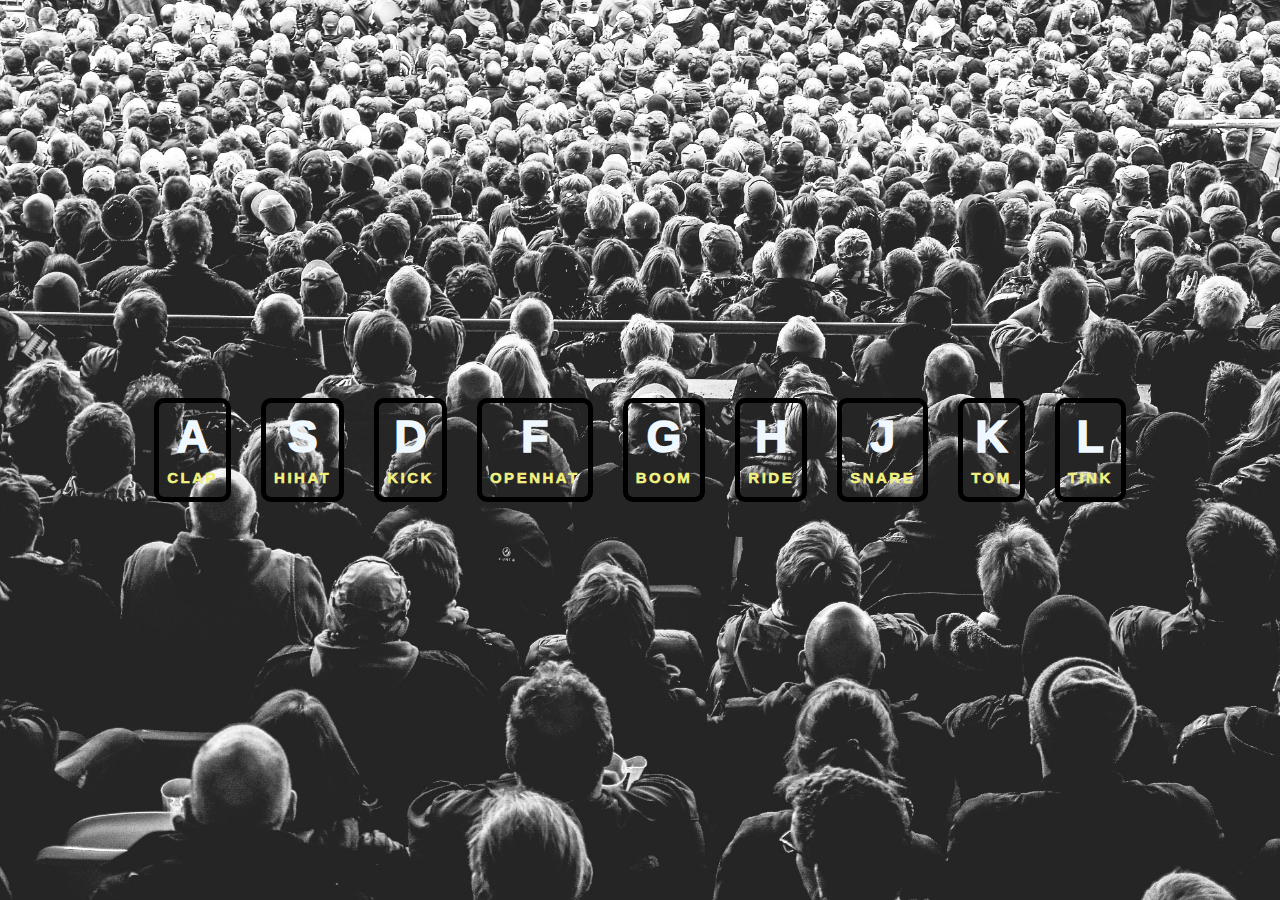
<file: DrumKit/index.html>
<!DOCTYPE html>
<html lang="en">
<head>
    <meta charset="UTF-8">
    <meta http-equiv="X-UA-Compatible" content="IE=edge">
    <meta name="viewport" content="width=device-width, initial-scale=1.0">
    <title>Drum Kit </title>
    <link rel="stylesheet" href="drumstyle.css">
</head>
<body>

    <div class="keys">
        <div data-key="65" class="key">
            <kbd>A</kbd>
            <span class="sound">clap</span>
        </div>
        <div data-key="83" class="key">
            <kbd>S</kbd>
            <span class="sound">Hihat</span>
        </div>
        <div data-key="68" class="key">
            <kbd>D</kbd>
            <span class="sound">kick</span>
          </div>
          <div data-key="70" class="key">
            <kbd>F</kbd>
            <span class="sound">openhat</span>
          </div>
          <div data-key="71" class="key">
            <kbd>G</kbd>
            <span class="sound">boom</span>
          </div>
          <div data-key="72" class="key">
            <kbd>H</kbd>
            <span class="sound">ride</span>
          </div>
          <div data-key="74" class="key">
            <kbd>J</kbd>
            <span class="sound">snare</span>
          </div>
          <div data-key="75" class="key">
            <kbd>K</kbd>
            <span class="sound">tom</span>
          </div>
          <div data-key="76" class="key">
            <kbd>L</kbd>
            <span class="sound">tink</span>
          </div>
    </div>

    <audio data-key="65"src="sounds/clap.wav"></audio>
    <audio data-key="83" src="sounds/hihat.wav"></audio>
    <audio data-key="68" src="sounds/kick.wav"></audio>
    <audio data-key="70" src="sounds/openhat.wav"></audio>
    <audio data-key="71" src="sounds/boom.wav"></audio>
    <audio data-key="72" src="sounds/ride.wav"></audio>
    <audio data-key="74" src="sounds/snare.wav"></audio>
    <audio data-key="75" src="sounds/tom.wav"></audio>
    <audio data-key="76" src="sounds/tink.wav"></audio>


    <script src="drum.js"></script>
   
</body>
</html>
</file>
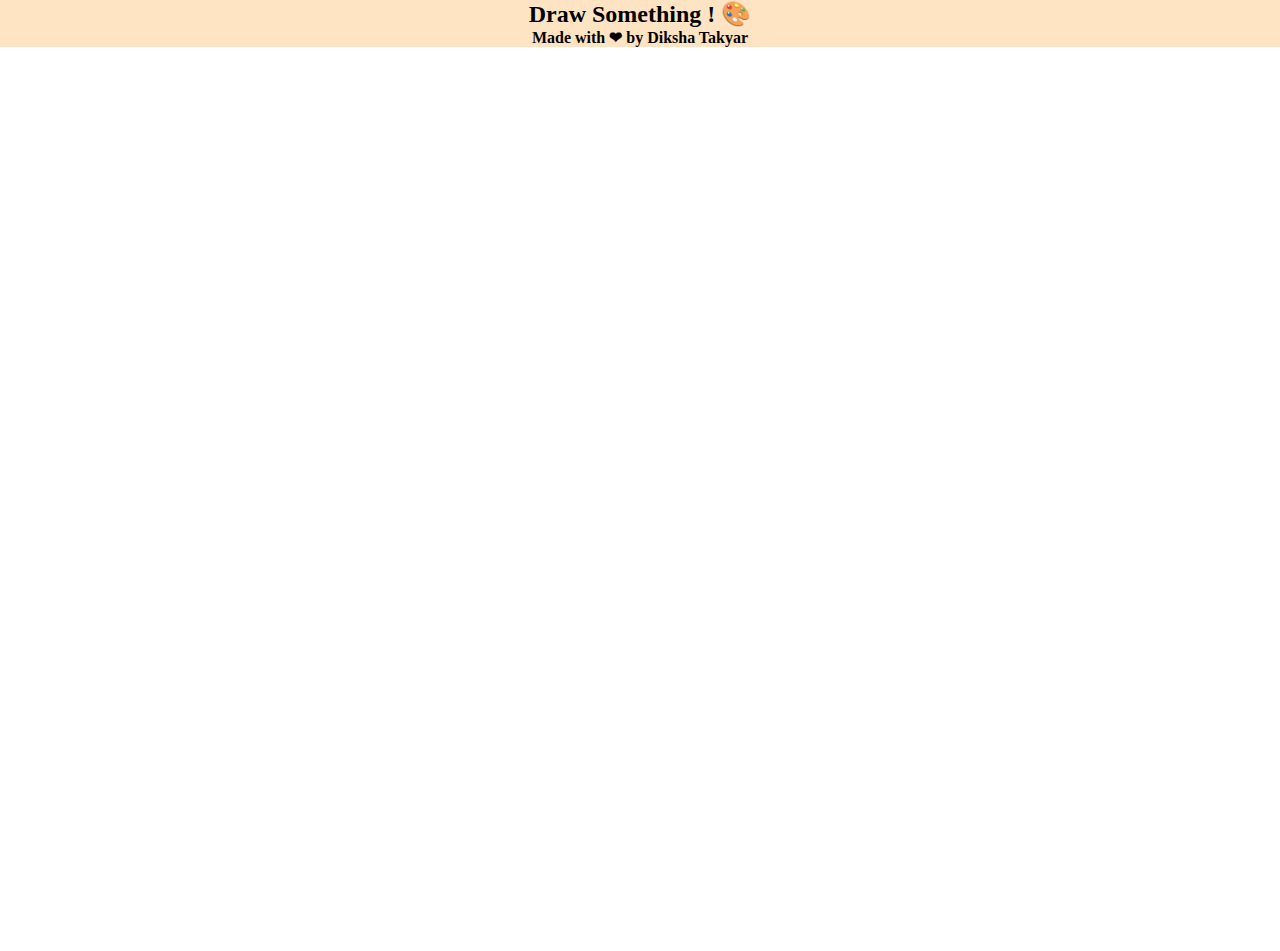
<file: CanvasDraw/canvas.html>
<!DOCTYPE html>
<html lang="en">
<head>
    <meta charset="UTF-8">
    <meta http-equiv="X-UA-Compatible" content="IE=edge">
    <meta name="viewport" content="width=device-width, initial-scale=1.0">
    <title>Canvas</title>
    <style>
        *{
            margin: 0;
           overflow-y: hidden;
           overflow-x: hidden;
           
        }
        footer{
            background-color: rgb(26, 177, 236);
            font-family: cursive;
            font-size:50px;
            text-align: center;
            padding-bottom: 50px;
        }
        h2,h4{
           background-color: bisque;
           font-family: 'Amatic SC', cursive;
           text-align: center;
           text-decoration: double; 
        }
    </style>
</head>
<body>
    <h2>Draw Something ! 🎨</h2>
    <h4>Made with ❤ by Diksha Takyar</h4>
    <canvas id="draw" width="800" height="800"></canvas>
  <!-- <footer>Made with ❤ by Diksha Takyar</footer> -->
    <script src="canvas.js"></script>
</body>


</html>
</file>
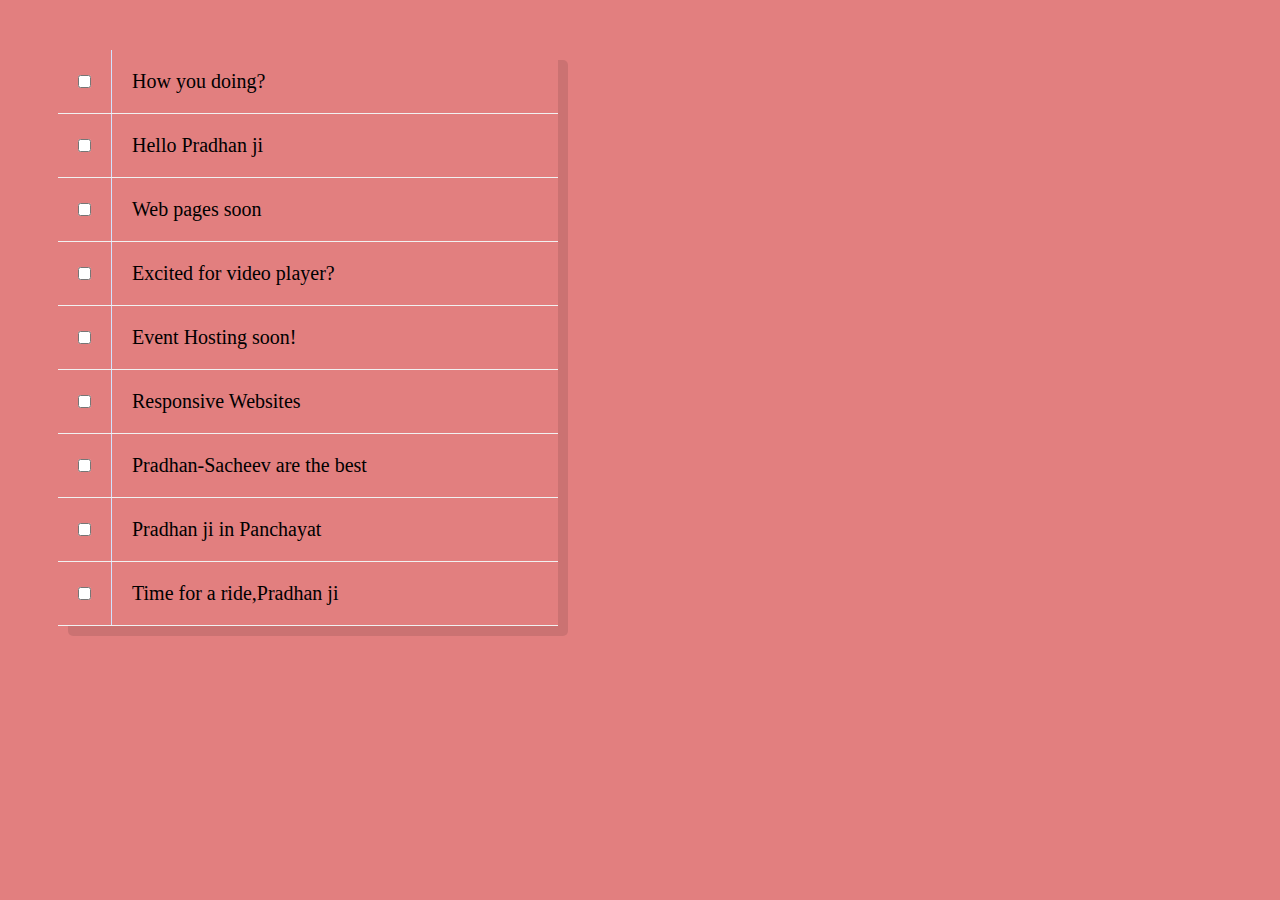
<file: CheckUsingShift/checkboxShift.html>
<!DOCTYPE html>
<html lang="en">
<head>
    <meta charset="UTF-8">
    <meta http-equiv="X-UA-Compatible" content="IE=edge">
    <meta name="viewport" content="width=device-width, initial-scale=1.0">
    <title>Shift to Check Multiple Box</title>
    <link rel="stylesheet" href="shift.css">
</head>
<body>
 <!--    When a user clicks a checkbox, holds Shift, and then clicks another checkbox a few rows down, all the checkboxes inbetween those two checkboxes should be checked. -->
 
 <div class="inbox">
    <div class="item">
        <input type="checkbox">
        <p>How you doing?</p>
    </div>
    <div class="item">
        <input type="checkbox">
        <p>Hello Pradhan ji</p>
    </div>
    <div class="item">
        <input type="checkbox">
        <p>Web pages soon</p>
    </div>
    <div class="item">
        <input type="checkbox">
        <p>Excited for video player?</p>
    </div>
    <div class="item">
        <input type="checkbox">
        <p>Event Hosting soon!</p>
    </div>
    <div class="item">
        <input type="checkbox">
        <p>Responsive Websites</p>
    </div>
    <div class="item">
        <input type="checkbox">
        <p>Pradhan-Sacheev are the best</p>
    </div>
    <div class="item">
        <input type="checkbox">
        <p>Pradhan ji in Panchayat</p>
    </div>
    <div class="item">
        <input type="checkbox">
        <p>Time for a ride,Pradhan ji</p>
    </div>
 </div>

 <script src="shift.js"></script>
</body>
</html>
</file>
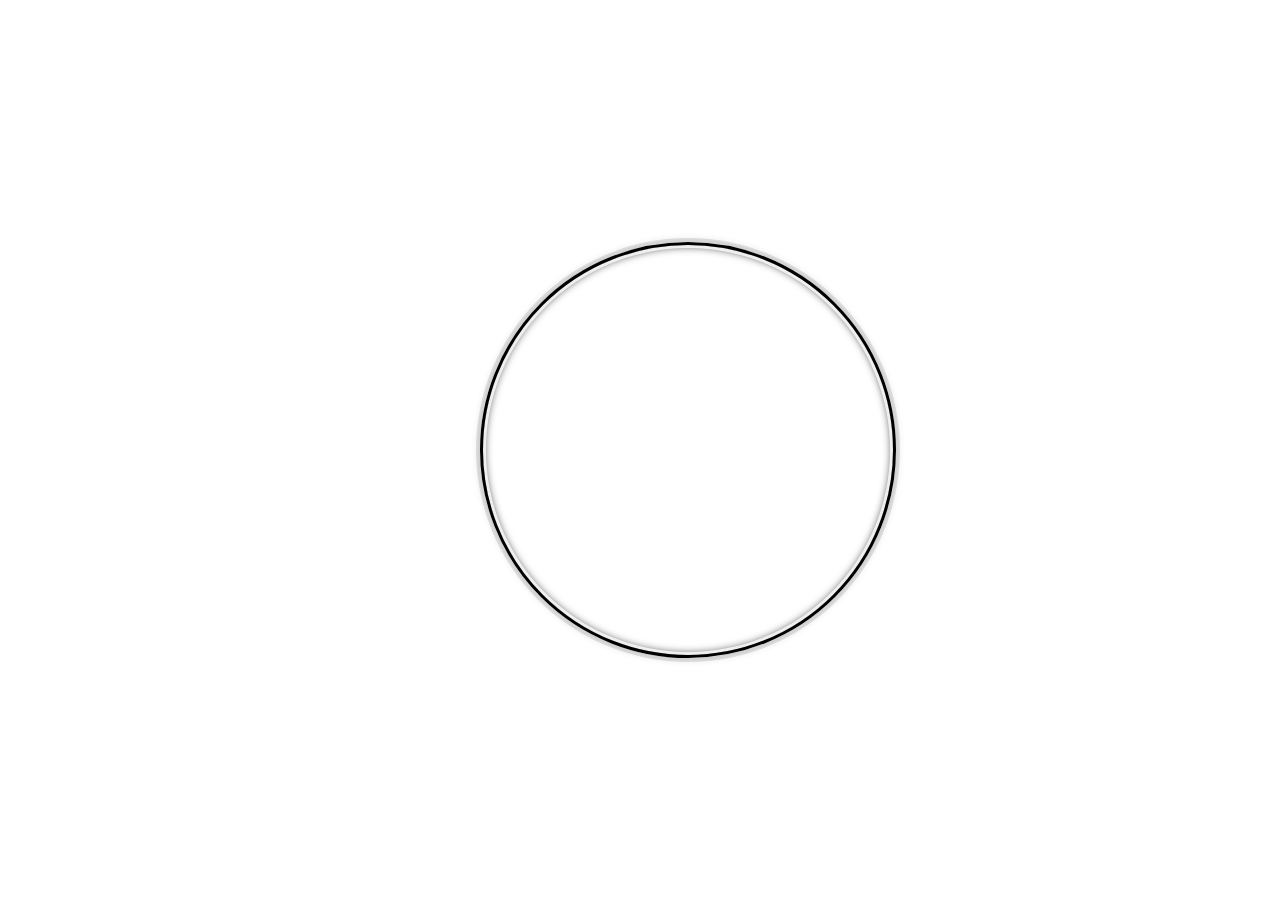
<file: clock/clock.html>
<!DOCTYPE html>
<html lang="en">
<head>
    <meta charset="UTF-8">
    <meta http-equiv="X-UA-Compatible" content="IE=edge">
    <meta name="viewport" content="width=device-width, initial-scale=1.0">
    <title>Clock</title>
    <link rel="stylesheet" href="clock.css">
</head>
<body>
    <div class="clock">
        <div class="clock-face"></div>
        <div class="hand hour-hand"></div>
        <div class="hand minute-hand"></div>
        <div class="hand second-hand"></div>
    </div>


    <script src="clock.js"></script>
    
</body>
</html>
</file>
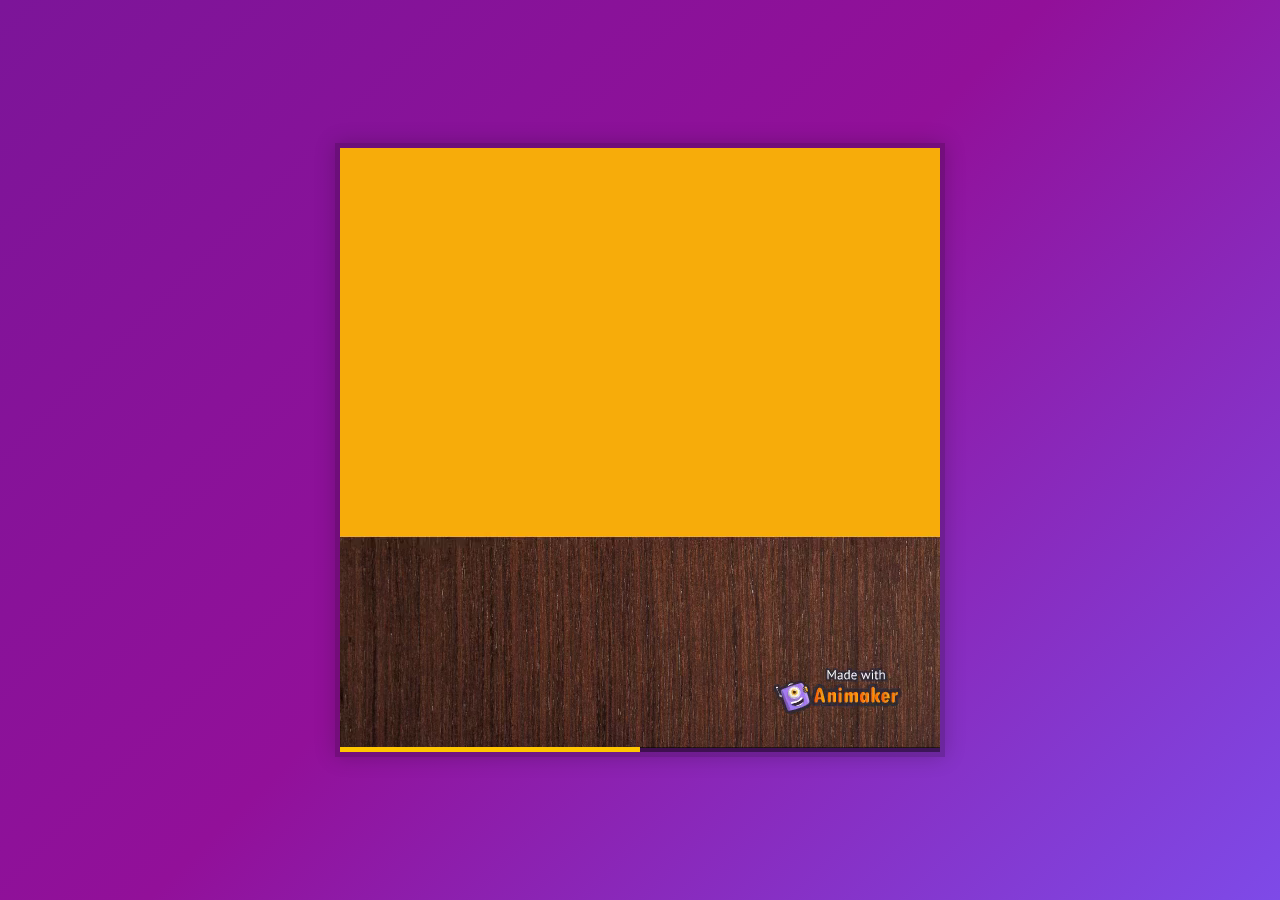
<file: CustomVideoPlayer/VideoPlayer.html>
<!DOCTYPE html>
<html lang="en">
<head>
    <meta charset="UTF-8">
    <meta http-equiv="X-UA-Compatible" content="IE=edge">
    <meta name="viewport" content="width=device-width, initial-scale=1.0">
    <link rel="stylesheet" href="video.css">
    <title>Custom Video Player</title>
</head>
<body>
    <div class="player">
        <video class="player-video viewer " src="monsoon.mp4" ></video>
        <div class="player-controls">
            <div class="progress">
                <div class="progress-filled"></div>
            </div>
            <button class="player-button toggle" title="toggle play">►</button>
            <input type="range" name="volume" class="player-slider" min="0" max="1" step="0.05" value="1">
            <input type="range" name="playbackRate" class="player-slider"  min="0.5" max="2" step="0.1" value="1">
            <button data-skip="-10" class="player-button">« 10s</button>
            <button data-skip="25" class="player-button">25s »</button>
            <button class="player-button full">[Full Screen]</button>
        </div>
    </div>
    <script src="video.js"></script>
</body>
</html>
</file>
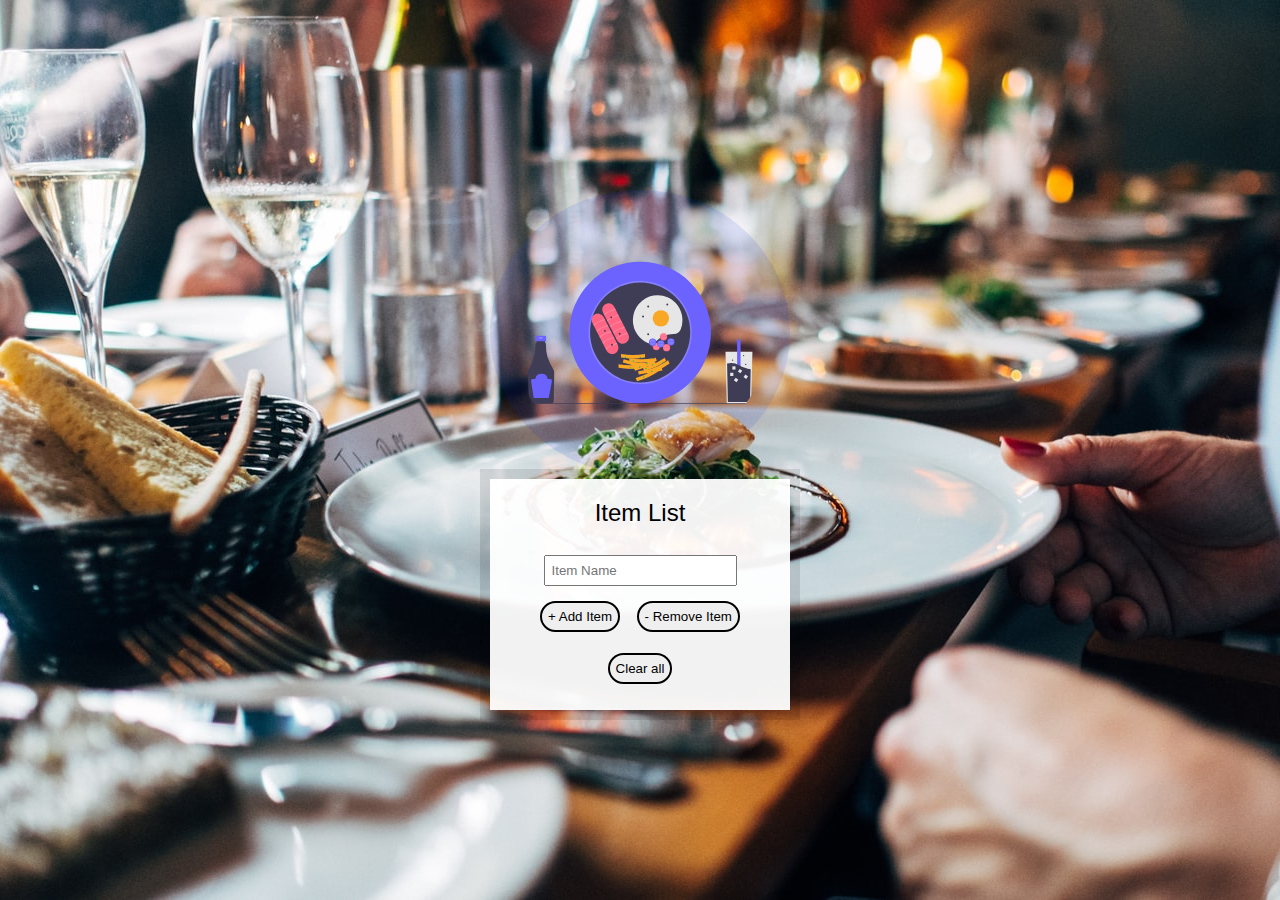
<file: FoodItemsStorage/LocalStorage.html>
<!DOCTYPE html>
<html lang="en">
<head>
    <meta charset="UTF-8">
    <meta http-equiv="X-UA-Compatible" content="IE=edge">
    <meta name="viewport" content="width=device-width, initial-scale=1.0">
    <title>LocalStorage</title>
    <link rel="stylesheet" href="foodstyle.css">
</head>
<body>
<svg id="e8a6e089-f0a2-4336-8fc5-733c88302415" data-name="Layer 1" xmlns="http://www.w3.org/2000/svg" width="288" height="285.489" viewBox="0 0 888 485.489"><title>breakfast</title><path d="M275.41211,460.30048H246.99329a3.76777,3.76777,0,0,0-3.76777,3.76776v12.47387a3.76777,3.76777,0,0,0,3.76777,3.76777h4.70941V499h19V480.30988h4.70941a3.76777,3.76777,0,0,0,3.76776-3.76777V464.06824A3.76777,3.76777,0,0,0,275.41211,460.30048Z" transform="translate(-156 -207.2555)" fill="#6c63ff"/><path d="M303.87661,574.46128a146.10549,146.10549,0,0,1-25.418-86.62437,3.08142,3.08142,0,0,0-2.40522-3.075V479.372H246.03933v5.315h-.41356a3.07971,3.07971,0,0,0-3.06724,3.30786q3.54683,49.44186-23.95358,88.677a8.4873,8.4873,0,0,0-1.53606,5.14352l3.28188,101.51817a8.78815,8.78815,0,0,0,8.713,8.48191h67.88732a8.79123,8.79123,0,0,0,8.71824-8.63152l1.26471-98.56588A17.78875,17.78875,0,0,0,303.87661,574.46128Z" transform="translate(-156 -207.2555)" fill="#3f3d56"/><path d="M269.48783,464.36493a8.12881,8.12881,0,0,1-16.25763,0" transform="translate(-156 -207.2555)" opacity="0.2"/><path d="M293.12991,608.18244h-8.22064a21.57614,21.57614,0,0,0-42.6488,0h-8.22118a6.06671,6.06671,0,0,0-5.99616,6.98918l8.92944,58.04135h51.27407l10.84608-57.84582A6.0667,6.0667,0,0,0,293.12991,608.18244Z" transform="translate(-156 -207.2555)" fill="#6c63ff"/><polygon points="827.952 307.634 825.98 386.448 823.538 484.181 740.414 484.181 737.552 369.675 736 307.634 827.952 307.634" fill="#e6e6e6"/><rect x="775.72312" y="265.70393" width="11.76981" height="155.95002" fill="#6c63ff"/><path d="M978.06676,574.27527l-2.22611,112.02H900.07391l-2.60826-131.24365a51.63393,51.63393,0,0,1,40.82688,5.61536C950.95161,568.15405,965.173,572.18424,978.06676,574.27527Z" transform="translate(-156 -207.2555)" fill="#3f3d56"/><rect x="752.03074" y="379.63032" width="10.79992" height="10.79992" fill="#e6e6e6"/><rect x="759.38688" y="357.56192" width="10.79992" height="10.79992" fill="#e6e6e6"/><rect x="936.42384" y="575.81564" width="10.79992" height="10.79992" transform="translate(375.57517 -653.92108) rotate(36.56259)" fill="#e6e6e6"/><rect x="955.93676" y="594.95132" width="10.79992" height="10.79992" transform="translate(390.81432 -661.77916) rotate(36.56259)" fill="#e6e6e6"/><rect x="922.83416" y="605.98552" width="10.79992" height="10.79992" transform="translate(390.87303 -639.88846) rotate(36.56259)" fill="#e6e6e6"/><circle cx="805.14765" cy="351.03508" r="2.20684" fill="#3f3d56"/><circle cx="760.27524" cy="336.32281" r="2.20684" fill="#3f3d56"/><circle cx="797.79152" cy="320.87493" r="2.20684" fill="#3f3d56"/><circle cx="444.50808" cy="241.75402" r="241.75402" fill="#6c63ff"/><path d="M600.50808,625.46663a176.45595,176.45595,0,1,1,124.77436-51.68275A175.30352,175.30352,0,0,1,600.50808,625.46663Zm0-342.0314c-91.29808,0-165.5743,74.27621-165.5743,165.57429,0,91.2977,74.27622,165.5743,165.5743,165.5743,91.2977,0,165.57429-74.2766,165.57429-165.5743C766.08237,357.71144,691.80578,283.43523,600.50808,283.43523Z" transform="translate(-156 -207.2555)" opacity="0.2"/><circle cx="444.50808" cy="241.75402" r="171.0157" fill="#3f3d56"/><path d="M473.32742,380.62742a21.704,21.704,0,1,1,38.68118-19.69819l48.31632,94.87836a21.704,21.704,0,1,1-38.68118,19.69819Z" transform="translate(-156 -207.2555)" fill="#ff6584"/><path d="M478.71655,391.21l-2.23-4.379c11.12916-8.64736,24.19788-15.007,38.68118-19.69819l2.23,4.379C501.72232,374.77607,488.38616,380.817,478.71655,391.21Z" transform="translate(-156 -207.2555)" opacity="0.2"/><path d="M489.12314,411.64534l-2.23-4.379c11.12915-8.64736,24.19788-15.007,38.68117-19.69819l2.23,4.379C512.12891,395.21141,498.79275,401.25236,489.12314,411.64534Z" transform="translate(-156 -207.2555)" opacity="0.2"/><path d="M499.52973,432.08068l-2.23-4.379c11.12915-8.64736,24.19788-15.007,38.68118-19.69819l2.23,4.379C522.5355,415.64675,509.19935,421.6877,499.52973,432.08068Z" transform="translate(-156 -207.2555)" opacity="0.2"/><path d="M509.93632,452.516l-2.23-4.379c11.12916-8.64736,24.19788-15.007,38.68118-19.69819l2.23,4.379C532.94209,436.08209,519.60594,442.123,509.93632,452.516Z" transform="translate(-156 -207.2555)" opacity="0.2"/><path d="M520.34292,472.95136l-2.23-4.379c11.12916-8.64736,24.19788-15.007,38.68118-19.69819l2.23,4.379C543.34868,456.51743,530.01253,462.55838,520.34292,472.95136Z" transform="translate(-156 -207.2555)" opacity="0.2"/><path d="M437.07906,416.14643a21.704,21.704,0,1,1,38.68118-19.6982l48.31632,94.87837a21.704,21.704,0,0,1-38.68118,19.69819Z" transform="translate(-156 -207.2555)" fill="#ff6584"/><path d="M442.46819,426.729l-2.23-4.379c11.12916-8.64736,24.19788-15.007,38.68118-19.69819l2.23,4.379C465.474,410.29508,452.1378,416.336,442.46819,426.729Z" transform="translate(-156 -207.2555)" opacity="0.2"/><path d="M452.87478,447.16435l-2.23-4.379c11.12915-8.64736,24.19788-15.007,38.68118-19.69819l2.23,4.379C475.88055,430.73042,462.5444,436.77137,452.87478,447.16435Z" transform="translate(-156 -207.2555)" opacity="0.2"/><path d="M463.28137,467.59969l-2.23-4.379c11.12915-8.64736,24.19788-15.007,38.68118-19.69819l2.23,4.379C486.28714,451.16576,472.951,457.20671,463.28137,467.59969Z" transform="translate(-156 -207.2555)" opacity="0.2"/><path d="M473.688,488.035l-2.23-4.379c11.12916-8.64736,24.19788-15.007,38.68118-19.69819l2.23,4.379C496.69373,471.6011,483.35758,477.64205,473.688,488.035Z" transform="translate(-156 -207.2555)" opacity="0.2"/><path d="M484.09456,508.47037l-2.23-4.379c11.12916-8.64736,24.19788-15.007,38.68118-19.69819l2.23,4.379C507.10032,492.03644,493.76417,498.07739,484.09456,508.47037Z" transform="translate(-156 -207.2555)" opacity="0.2"/><path d="M714.77766,454.45093l.15257.00013a25.8881,25.8881,0,0,0,24.23924-16.23619,84.50284,84.50284,0,0,0,5.9231-31.69393c-.27144-45.91073-37.62223-83.57515-83.52936-84.21021a84.74394,84.74394,0,0,0-35.27687,162.32018,25.66668,25.66668,0,0,0,28.50566-5.28585A84.45815,84.45815,0,0,1,714.77766,454.45093Z" transform="translate(-156 -207.2555)" fill="#e6e6e6"/><circle cx="515.24639" cy="193.55868" r="27.98439" fill="#f9a825"/><circle cx="454.42624" cy="187.11516" r="3.29669" fill="#3f3d56"/><circle cx="345.59806" cy="190.22453" r="3.29669" fill="#3f3d56"/><circle cx="471.99609" cy="152.94948" r="3.29669" fill="#3f3d56"/><circle cx="471.90243" cy="247.97277" r="3.29669" fill="#3f3d56"/><circle cx="537.19934" cy="146.14069" r="3.29669" fill="#3f3d56"/><circle cx="324.20705" cy="236.31261" r="3.29669" fill="#3f3d56"/><circle cx="348.30472" cy="283.7306" r="3.29669" fill="#3f3d56"/><circle cx="499.69951" cy="289.94935" r="12.43751" fill="#ff6584"/><path d="M665.02764,497.9822a9.32813,9.32813,0,0,1-18.65626,0" transform="translate(-156 -207.2555)" opacity="0.2"/><path d="M646.37138,496.42751a9.32813,9.32813,0,0,1,18.65626,0" transform="translate(-156 -207.2555)" opacity="0.2"/><ellipse cx="495.03545" cy="285.67396" rx="0.77734" ry="1.16602" fill="#ff6584"/><ellipse cx="499.69951" cy="284.11927" rx="0.77734" ry="1.16602" fill="#ff6584"/><ellipse cx="499.69951" cy="294.22475" rx="0.77734" ry="1.16602" fill="#ff6584"/><ellipse cx="504.36357" cy="288.00599" rx="0.77734" ry="1.16602" fill="#ff6584"/><ellipse cx="503.58623" cy="296.55678" rx="0.77734" ry="1.16602" fill="#ff6584"/><ellipse cx="494.2581" cy="292.67006" rx="0.77734" ry="1.16602" fill="#ff6584"/><circle cx="524.57452" cy="256.52356" r="12.43751" fill="#ff6584"/><path d="M689.90265,464.5564a9.32813,9.32813,0,0,1-18.65626,0" transform="translate(-156 -207.2555)" opacity="0.2"/><path d="M671.24639,463.00172a9.32813,9.32813,0,0,1,18.65626,0" transform="translate(-156 -207.2555)" opacity="0.2"/><ellipse cx="519.91046" cy="252.24816" rx="0.77734" ry="1.16602" fill="#ff6584"/><ellipse cx="524.57452" cy="250.69348" rx="0.77734" ry="1.16602" fill="#ff6584"/><ellipse cx="524.57452" cy="260.79895" rx="0.77734" ry="1.16602" fill="#ff6584"/><ellipse cx="529.23859" cy="254.5802" rx="0.77734" ry="1.16602" fill="#ff6584"/><ellipse cx="528.46124" cy="263.13098" rx="0.77734" ry="1.16602" fill="#ff6584"/><ellipse cx="519.13311" cy="259.24426" rx="0.77734" ry="1.16602" fill="#ff6584"/><circle cx="549.44953" cy="273.62513" r="12.43751" fill="#6c63ff"/><path d="M714.77766,481.658a9.32813,9.32813,0,0,1-18.65626,0" transform="translate(-156 -207.2555)" opacity="0.2"/><path d="M696.1214,480.10329a9.32813,9.32813,0,0,1,18.65626,0" transform="translate(-156 -207.2555)" opacity="0.2"/><ellipse cx="544.78547" cy="269.34974" rx="0.77734" ry="1.16602" fill="#6c63ff"/><ellipse cx="549.44953" cy="267.79505" rx="0.77734" ry="1.16602" fill="#6c63ff"/><ellipse cx="549.44953" cy="277.90052" rx="0.77734" ry="1.16602" fill="#6c63ff"/><ellipse cx="554.1136" cy="271.68177" rx="0.77734" ry="1.16602" fill="#6c63ff"/><ellipse cx="553.33625" cy="280.23255" rx="0.77734" ry="1.16602" fill="#6c63ff"/><ellipse cx="544.00812" cy="276.34583" rx="0.77734" ry="1.16602" fill="#6c63ff"/><circle cx="487.262" cy="275.17982" r="12.43751" fill="#6c63ff"/><path d="M652.59013,483.21266a9.32813,9.32813,0,0,1-18.65626,0" transform="translate(-156 -207.2555)" opacity="0.2"/><path d="M633.93387,481.658a9.32813,9.32813,0,0,1,18.65626,0" transform="translate(-156 -207.2555)" opacity="0.2"/><ellipse cx="482.59794" cy="270.90442" rx="0.77734" ry="1.16602" fill="#6c63ff"/><ellipse cx="487.262" cy="269.34974" rx="0.77734" ry="1.16602" fill="#6c63ff"/><ellipse cx="487.262" cy="279.45521" rx="0.77734" ry="1.16602" fill="#6c63ff"/><ellipse cx="491.92607" cy="273.23646" rx="0.77734" ry="1.16602" fill="#6c63ff"/><ellipse cx="491.14872" cy="281.78724" rx="0.77734" ry="1.16602" fill="#6c63ff"/><ellipse cx="481.8206" cy="277.90052" rx="0.77734" ry="1.16602" fill="#6c63ff"/><circle cx="515.24639" cy="280.62122" r="12.43751" fill="#6c63ff"/><path d="M680.57452,488.65407a9.32813,9.32813,0,1,1-18.65626,0" transform="translate(-156 -207.2555)" opacity="0.2"/><path d="M661.91826,487.09938a9.32813,9.32813,0,1,1,18.65626,0" transform="translate(-156 -207.2555)" opacity="0.2"/><ellipse cx="510.58233" cy="276.34583" rx="0.77734" ry="1.16602" fill="#6c63ff"/><ellipse cx="515.24639" cy="274.79114" rx="0.77734" ry="1.16602" fill="#6c63ff"/><ellipse cx="515.24639" cy="284.89662" rx="0.77734" ry="1.16602" fill="#6c63ff"/><ellipse cx="519.91046" cy="278.67786" rx="0.77734" ry="1.16602" fill="#6c63ff"/><ellipse cx="519.13311" cy="287.22865" rx="0.77734" ry="1.16602" fill="#6c63ff"/><ellipse cx="509.80498" cy="283.34193" rx="0.77734" ry="1.16602" fill="#6c63ff"/><circle cx="534.68" cy="293.83607" r="12.43751" fill="#ff6584"/><path d="M700.00812,501.86892a9.32812,9.32812,0,1,1-18.65625,0" transform="translate(-156 -207.2555)" opacity="0.2"/><path d="M681.35187,500.31423a9.32812,9.32812,0,1,1,18.65625,0" transform="translate(-156 -207.2555)" opacity="0.2"/><ellipse cx="530.01593" cy="289.56068" rx="0.77734" ry="1.16602" fill="#ff6584"/><ellipse cx="534.68" cy="288.00599" rx="0.77734" ry="1.16602" fill="#ff6584"/><ellipse cx="534.68" cy="298.11147" rx="0.77734" ry="1.16602" fill="#ff6584"/><ellipse cx="539.34406" cy="291.89271" rx="0.77734" ry="1.16602" fill="#ff6584"/><ellipse cx="538.56672" cy="300.4435" rx="0.77734" ry="1.16602" fill="#ff6584"/><ellipse cx="529.23859" cy="296.55678" rx="0.77734" ry="1.16602" fill="#ff6584"/><circle cx="374.73442" cy="246.41808" r="3.29669" fill="#3f3d56"/><polygon points="464.345 366.08 385.17 344.123 388.203 332.857 467.378 354.815 464.345 366.08" fill="#f9a825"/><path d="M608.73806,569.57043a218.26828,218.26828,0,0,1-82.07767,0V557.89212a250.99129,250.99129,0,0,0,82.07767,0Z" transform="translate(-156 -207.2555)" fill="#f9a825"/><path d="M617.17595,534.53552a218.26828,218.26828,0,0,1-82.07767,0V522.85721a250.99184,250.99184,0,0,0,82.07767,0Z" transform="translate(-156 -207.2555)" fill="#f9a825"/><path d="M645.558,548.54948a218.26833,218.26833,0,0,1-82.07768,0v-11.6783a250.9919,250.9919,0,0,0,82.07768,0Z" transform="translate(-156 -207.2555)" fill="#f9a825"/><path d="M652.46168,561.78489a218.26787,218.26787,0,0,1-82.07767,0v-11.6783a250.99184,250.99184,0,0,0,82.07767,0Z" transform="translate(-156 -207.2555)" fill="#f9a825"/><polygon points="520.531 371.824 439.554 385.426 437.676 373.904 518.652 360.302 520.531 371.824" fill="#f9a825"/><path d="M664.43494,580.57677a219.97,219.97,0,0,1-74.58008,34.78439l-4.80446-10.61152a252.95437,252.95437,0,0,0,74.58007-34.78439Z" transform="translate(-156 -207.2555)" fill="#f9a825"/><path d="M657.68866,545.16625a219.96991,219.96991,0,0,1-74.58007,34.78439l-4.80446-10.61152a252.95437,252.95437,0,0,0,74.58007-34.78439Z" transform="translate(-156 -207.2555)" fill="#f9a825"/><path d="M689.24339,545.87182a219.96977,219.96977,0,0,1-74.58008,34.78439l-4.80446-10.61151a252.95471,252.95471,0,0,0,74.58008-34.7844Z" transform="translate(-156 -207.2555)" fill="#f9a825"/><path d="M700.96153,554.97242a219.96991,219.96991,0,0,1-74.58007,34.78439L621.577,579.14529a252.95437,252.95437,0,0,0,74.58007-34.78439Z" transform="translate(-156 -207.2555)" fill="#f9a825"/><rect x="442.95339" y="324.92984" width="3.88672" height="3.88672" fill="#00bf71"/><rect x="454.61355" y="392.55878" width="3.88672" height="3.88672" fill="#00bf71"/><rect x="392.42602" y="324.92984" width="3.88672" height="3.88672" fill="#00bf71"/><rect x="482.59794" y="373.12517" width="3.88672" height="3.88672" fill="#00bf71"/><rect x="484.92997" y="350.5822" width="3.88672" height="3.88672" fill="#00bf71"/><rect x="574.85572" y="545.40019" width="5.44141" height="3.10938" transform="translate(250.70796 -437.19066) rotate(34.15572)" fill="#00bf71"/><rect x="620.71902" y="553.95098" width="5.44141" height="3.10938" transform="translate(263.41949 -461.46545) rotate(34.15572)" fill="#00bf71"/><rect x="564.75025" y="568.72051" width="5.44141" height="3.10938" transform="translate(262.05797 -427.49459) rotate(34.15572)" fill="#00bf71"/><rect x="596.62136" y="565.61114" width="5.44141" height="3.10938" transform="translate(1249.17714 182.37779) rotate(124.15572)" fill="#00bf71"/><rect x="617.60965" y="571.05255" width="5.44141" height="3.10938" transform="translate(1286.45203 173.50612) rotate(124.15572)" fill="#00bf71"/><rect x="673.57842" y="552.39629" width="5.44141" height="3.10938" transform="matrix(-0.56144, 0.82751, -0.82751, -0.56144, 1358.40581, 98.06043)" fill="#00bf71"/><rect y="483.24828" width="888" height="2.24072" fill="#3f3d56"/></svg>


<div class="wrapper">
    <h2>Item List</h2>
    <p></p>
    <ul class="plates">
        <li>Loading Items</li>
    </ul>
    <form class="add-items">
        <input type="text" name="item" placeholder="Item Name" class="inputitem" required>
        <input type="submit" value="+ Add Item" class="mybtn">
        <input type="button" value="- Remove Item" class="popitem mybtn">
        <input type="reset" class="reset mybtn" value="Clear all">
     
    </form>
</div>


<script src="foodlist.js"></script>
</body>
</html>
</file>
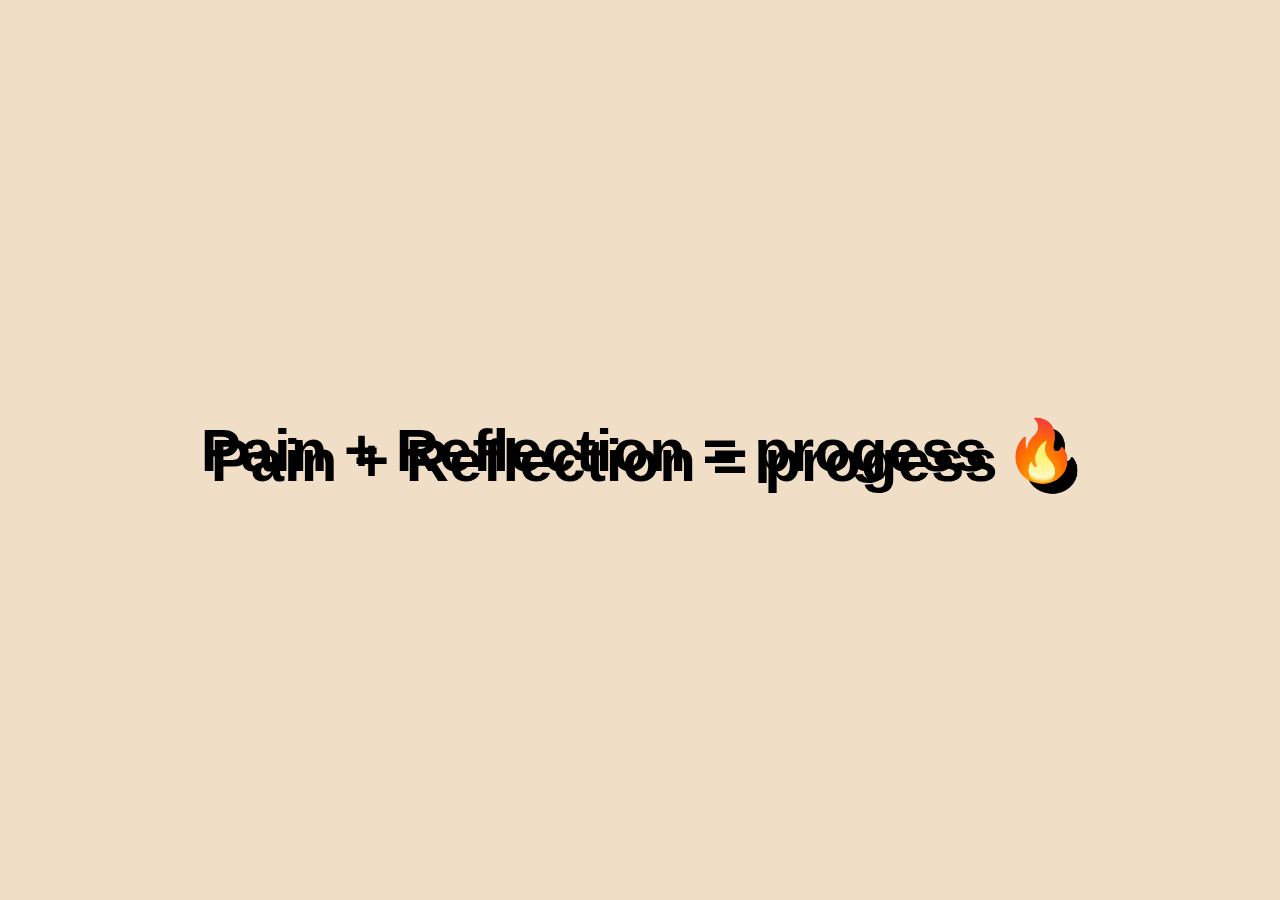
<file: MouseShadow/mouse.html>
<!DOCTYPE html>
<html lang="en">
<head>
    <meta charset="UTF-8">
    <meta http-equiv="X-UA-Compatible" content="IE=edge">
    <meta name="viewport" content="width=device-width, initial-scale=1.0">
    <title>Mouse Shadow</title>
    <link rel="stylesheet" href="mousestyle.css">
</head>
<body>
    <div class="hero">
        <h1 class="editcontent">Pain + Reflection = progess 🔥</h1>
    </div>

    <script src="mouse.js"></script>
</body>
</html>
</file>
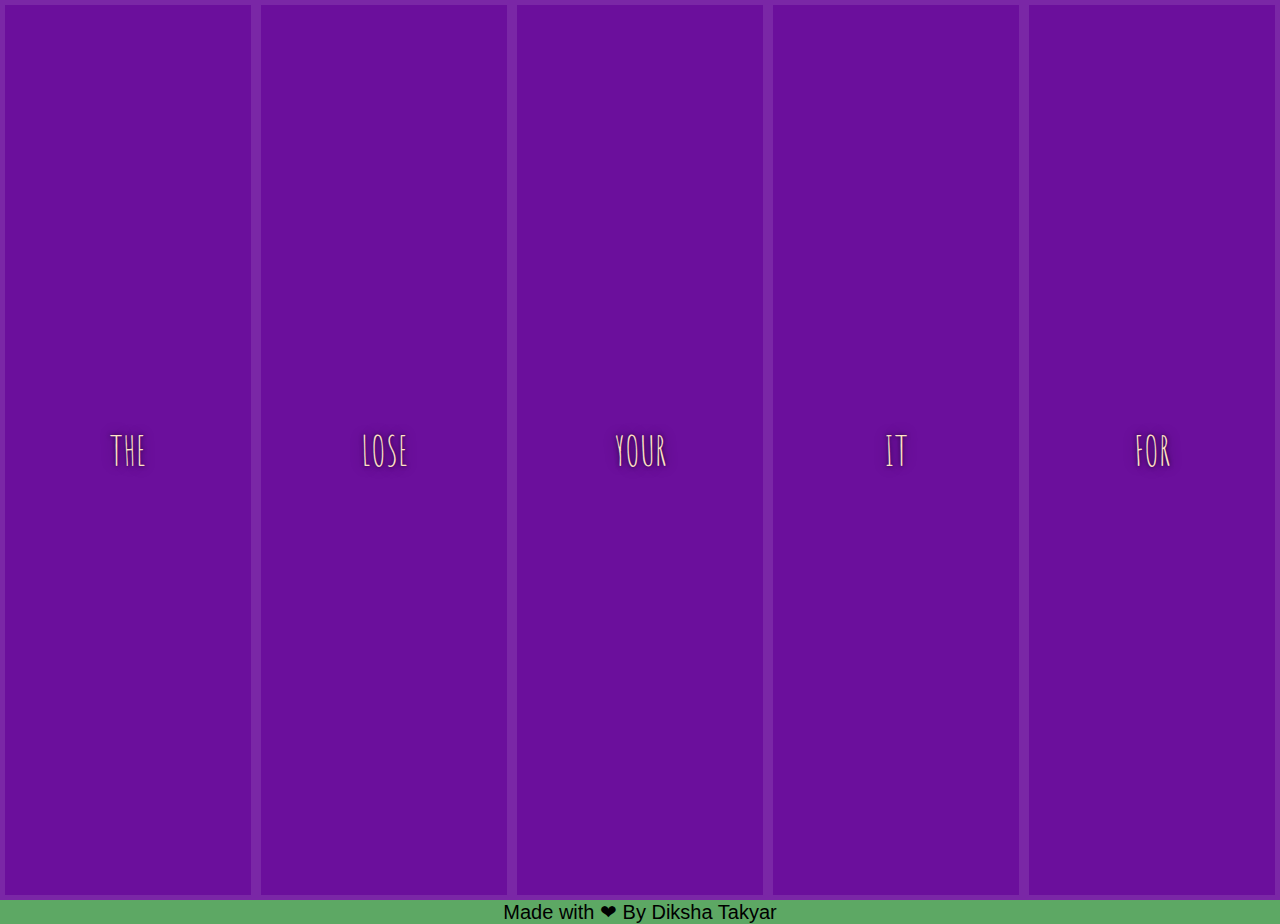
<file: PanelGallery/PanelGallery.html>
<!DOCTYPE html>
<html lang="en">
<head>
    <meta charset="UTF-8">
    <meta http-equiv="X-UA-Compatible" content="IE=edge">
    <meta name="viewport" content="width=device-width, initial-scale=1.0">
    <title>Flex Panel Gallery</title>
    <link href='https://fonts.googleapis.com/css?family=Amatic+SC' rel='stylesheet' type='text/css'>
    <link rel="stylesheet" href="panel.css">
</head>
<body>
    <div class="panels">
        <div class="panel panel1">
            <p>Trust</p>
            <p>The</p>
            <p>Process</p>
        </div>
        <div class="panel panel2">
            <p>Don't</p>
            <p>Lose</p>
            <p>Faith</p>
        </div>
        <div class="panel panel3">
            <p>Give</p>
            <p>Your</p>
            <p>Best</p>
        </div>
        <div class="panel panel4">
            <p>Execute</p>
            <p>It</p>
            <p>Today</p>
        </div>
        <div class="panel panel5">
          <p>Clap</p>
          <p>For</p>
          <p>Yourself</p>
        </div>
    </div>

    <footer>Made with ❤ By Diksha Takyar</footer>
    <script src="panelg.js"></script>
</body>
</html>
</file>
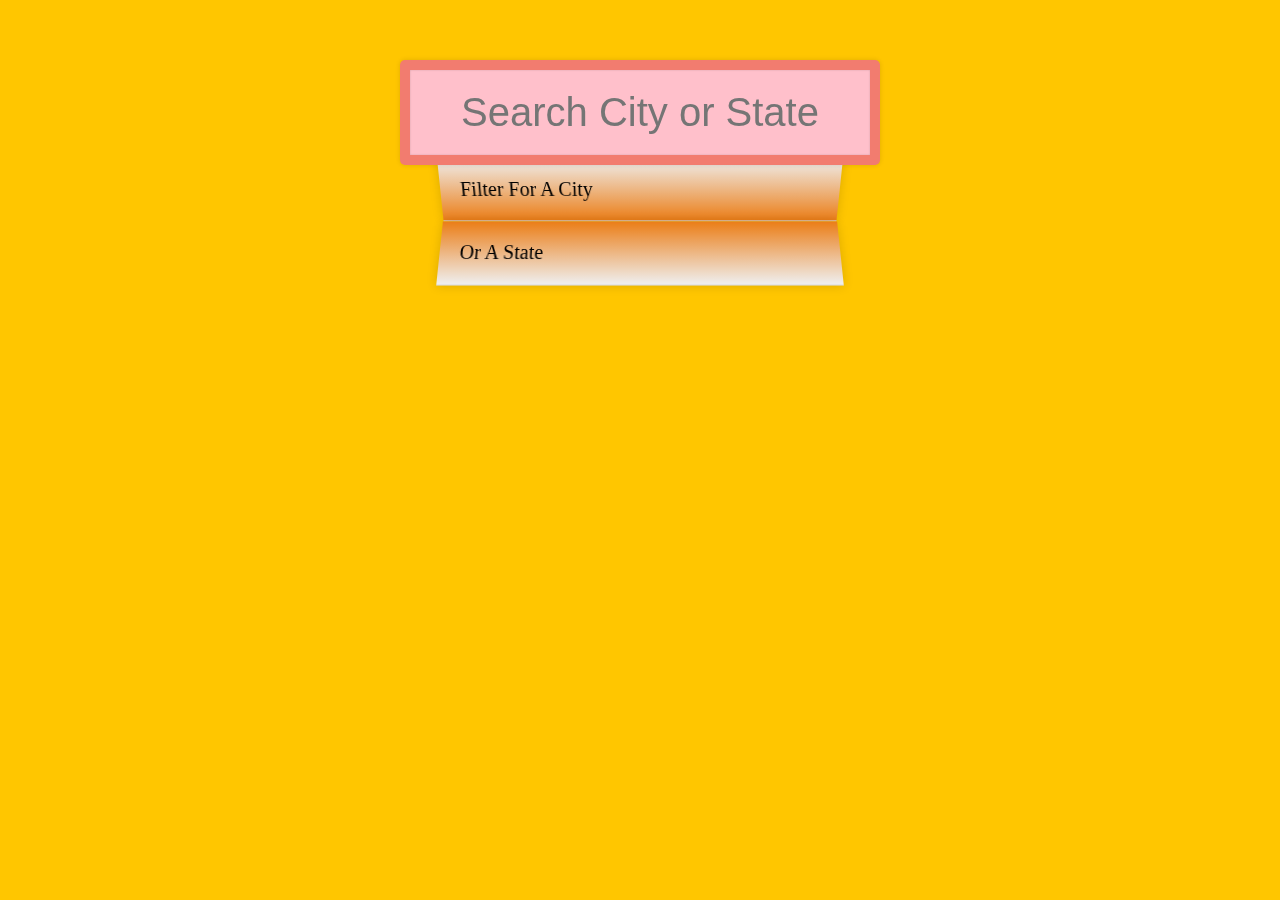
<file: SearchCity/typeAhead.html>
<!DOCTYPE html>
<html lang="en">
<head>
    <meta charset="UTF-8">
    <meta http-equiv="X-UA-Compatible" content="IE=edge">
    <meta name="viewport" content="width=device-width, initial-scale=1.0">
    <title>Type Ahead</title>
    <link rel="stylesheet" href="search.css">
</head>
<body>
    
    <form class="search-form">
        <input type="text" class="search" placeholder="Search City or State">
        <ul class="suggestions">
            <li>Filter for a city</li>
            <li>or a State</li>
        </ul>
    </form>


    <script src="search.js"></script>
  
</body>
</html>
</file>
<file: DrumKit/drumstyle.css>
*{
    font-size:15px;
    background: url(./background.jpg) center bottom;
    background-size:cover;
    margin: 0;
    padding: 0;
    color: aliceblue;
    font-family: 'Gill Sans', 'Gill Sans MT', Calibri, 'Trebuchet MS', sans-serif;
}

.keys{
    display: flex;
    justify-content: center;
    align-items: center;
    height: 100vh;   
}
kbd{
    background-image: none;
    display: block;
    font-size: 3rem;
}
span{
    background-image: none;
}

.key {
    border: 5px solid black;
    margin: 15px;
    padding: 8px;
    border-radius: 10px;
    background-image: none;
    font-size:1.5rem;
    font-weight: 1000;
    text-align: center;
    transition: all 0.08s  ;
}

.playing {
    transform: scale(1.1);
    border-color: yellow;
    box-shadow: 3px 3px 3px rgb(255, 152, 35);
}

.sound{
    text-transform: uppercase;
    color: rgb(238, 238, 129);
    letter-spacing: 2.5px;
}

.key:hover{
    background-color: rgba(78, 82, 82, 0.767);
}
</file>
<file: CheckUsingShift/shift.css>
*{
    font-family: 'Courier New', Courier, monospace;
    background: rgb(226, 127, 127);
}

.inbox{
    max-width:500px;
    background: rgb(255, 255, 255);
    border-radius: 5px;
    margin: 50px;
    box-shadow: 10px 10px 0 rgba(0,0,0,0.1);
}

.item{
    display:flex;
    align-items: center;
    border-bottom: 1px solid #F1F1F1;
}

input:checked+p{
    background: rgba(0, 255, 255, 0.198);
    text-decoration: line-through;
}

input[type="checkbox"]{
    margin: 20px;
}

p{
    margin: 0;
    padding: 20px;
    transition: background 0.2s;
    flex: 1;
     font-family:'helvetica neue';
   font-size: 20px;
    font-weight: 200;
    border-left: 1px solid #D1E2FF;
}
</file>
<file: clock/clock.css>
*{
    background:url(https://images.unsplash.com/photo-1523821741446-edb2b68bb7a0?ixlib=rb-1.2.1&ixid=MnwxMjA3fDB8MHxleHBsb3JlLWZlZWR8MXx8fGVufDB8fHx8&w=1000&q=80);
    margin: 0;
    padding: 0;
    font-family: Georgia, 'Times New Roman', Times, serif;
    background-size: cover;
}

body{
    display: flex;
    min-height: 100vh;
    align-items: center;
}

.clock{
    border : 3px solid black;
    border-radius: 50%;
    padding: 5px;
    position: relative;    
    left:30rem;
    width: 25rem;
    height: 25rem;
    justify-content: center;
    box-shadow:
    0 0 0 4px rgba(0,0,0,0.1),
    inset 0 0 0 3px #EFEFEF,
    inset 0 0 10px black,
    0 0 10px rgba(0,0,0,0.2);
}

.clock-face{
    position :relative;
    transform: translateY(-3px);
}

.hand{
    background: white;
    width: 48%;
    height: 1.5%;
    position: absolute;
    top :50%;
    transform-origin: 100%;
    transform: rotate(90deg);
   
}

.hand-transition{
    transition: all 0.06s;
    transition-timing-function: cubic-bezier(0.1, 1.09, 0.52, 1.26);

}

.hour-hand{
    width: 35%;
    position : relative;
    left: 14%;
}

.minute-hand{
    width: 42%;
    left:7%;
}
.second-hand{
    left:1.3%;
}
</file>
<file: CustomVideoPlayer/video.css>
*{
    box-sizing: border-box;
    margin: 0;
    padding: 0;
}

body{
    display: flex;
    min-height: 100vh;
    background: linear-gradient(135deg, #7c1599 0%,#921099 48%,#7e4ae8 100%);
    align-items: center;
    justify-content: center;
}

.player{
    max-width: 800px;
    border: 5px solid rgba(0,0,0,0.2);
    box-shadow: 0 0 20px rgba(0,0,0,0.2);
    position :relative;
    overflow: hidden;
}


/* This css is only applied when fullscreen is active. */
.player:fullscreen {
    max-width: none;
    width: 100%;
  }
  
  .player:-webkit-full-screen {
    max-width: none;
    width: 100%;
  }

  .player-video{
      width :100%;
  }

  .player-button{
    line-height: 1;
    border:0;
    text-align: center;
    /* color:white; */
    outline: 0;
    padding: 0;
    cursor: pointer;
    max-width: 50px;
    border: 1.5px solid black;
  }

 /* DOUBT */
  .full-screen{
    position: fixed;
    right: 0;
    bottom: 0;
    min-width: 100%;
    min-height: 100%;
  }

  .player-button:focus{
    border-color: #ffc600;
  }

  .player-slider{
      width: 10px;
      height: 30px;
  }

  .player-controls{
      display: flex;
      position: absolute;
      bottom: 0;
      width: 100%;
      transform: translateY(100%) translateY(-5px);
      transition: all .3s;
      flex-wrap: wrap;
      background: rgba(0,0,0,0.1);
  }

  .player:hover .player-controls{
      transform: translateY(0);
  }

  .player:hover .progress{
      height: 15px;
  }

  .player-controls>*{
      flex: 1;
  }

 .progress{
     display: flex;
     flex: 10;
     position: relative;
     flex-basis: 100%;
     height: 5px;
     transition: height 0.3s;
     background: rgba(0,0,0,0.5);
     cursor: ew-resize;
 }

 .progress-filled{
    width: 50%;
    background: #ffc600;
    flex: 0;
    flex-basis: 50%;
 }

 
input[type=range] {
    -webkit-appearance: none;
    background: transparent;
    width: 100%;
    margin: 0 5px;
  }
  
  input[type=range]:focus {
    outline: none;
  }
  
  input[type=range]::-webkit-slider-runnable-track {
    width: 100%;
    height: 8.4px;
    cursor: pointer;
    box-shadow: 1px 1px 1px rgba(0, 0, 0, 0), 0 0 1px rgba(13, 13, 13, 0);
    background: rgba(255,255,255,0.8);
    border-radius: 1.3px;
    border: 0.2px solid rgba(1, 1, 1, 0);
  }
  
  input[type=range]::-webkit-slider-thumb {
    height: 15px;
    width: 15px;
    border-radius: 50px;
    background: #ffc600;
    cursor: pointer;
    -webkit-appearance: none;
    margin-top: -3.5px;
    box-shadow:0 0 2px rgba(0,0,0,0.2);
  }
  
  input[type=range]:focus::-webkit-slider-runnable-track {
    background: #bada55;
  }
  
  input[type=range]::-moz-range-track {
    width: 100%;
    height: 8.4px;
    cursor: pointer;
    box-shadow: 1px 1px 1px rgba(0, 0, 0, 0), 0 0 1px rgba(13, 13, 13, 0);
    background: #ffffff;
    border-radius: 1.3px;
    border: 0.2px solid rgba(1, 1, 1, 0);
  }
  
  input[type=range]::-moz-range-thumb {
    box-shadow: 0 0 0 rgba(0, 0, 0, 0), 0 0 0 rgba(13, 13, 13, 0);
    height: 15px;
    width: 15px;
    border-radius: 50px;
    background: #ffc600;
    cursor: pointer;
  }
</file>
<file: FoodItemsStorage/foodstyle.css>
html{
    box-sizing: border-box;
    background: url(foodbg.jpeg) center no-repeat;
    background-size: cover;
    min-height: 100vh;
    display: flex;
    justify-content: center;
    align-items: center;
    text-align: center;
    font-family: Futura, "Trebuchet MS", Arial, sans-serif;
}

*,
*:before,
*:after {
  box-sizing: inherit;
}


svg{
    fill: whitesmoke;
    background:  rgba(1, 44, 238, 0.1);
    padding: 20px;
    border-radius: 50%;
    width: 300px;
    /* margin-bottom: 30px; */

}

.wrapper{
    padding: 20px;
    max-width: 300px;
    background: rgba(255, 255, 255, 0.95);
    box-shadow: 0 0 0 10px rgba(0, 0, 0, 0.1);
}

h2{
    text-align: center;
    margin: 0;
    font-weight: 200;

}

.plates{
    margin: 0;
    padding: 0;
    text-align: left;
    list-style: none;
}

.plates li{
    border-bottom: 1px solid rgba(0, 0, 0, 0.2);
    padding: 10px;
    font-weight: 100;
    display: flex;

}

.plates label{
    flex: 1;
    cursor: pointer;
}

.plates input {
    display : none;
}

.plates input+label:before{
    content: "⬜️";
    margin-right: 10px;
}

.plates input:checked + label:before {
  content: "🌮";
}


.add-items{
    margin-top: 20px;
}

/* .add-items input {

    outline: 0;
    border: 1px solid rgba(0, 0, 0, 0.1);
} */

.inputitem{
    padding:6px;
    margin-top: 8px;
}


.mybtn{
    padding:6px;
    margin: 6px;
  border-radius: 50px;
  font-family: "Trebuchet MS", Arial, sans-serif; 
  cursor: pointer;
  border: 2px solid black;
margin-top: 15px;
}
</file>
<file: MouseShadow/mousestyle.css>
html{
    color: black;
    font-family: sans-serif;  
    background-color: rgba(222, 184, 135, 0.466); 
}

body{
    margin: 0;
}

.hero{
    min-height: 100vh;
    display: flex;
    align-items: center;
    justify-content: center;
    color: black;
}

h1{
    text-shadow: 10px 10px 0 rgba(0,0,0,1);
    font-size: 60px;
}
</file>
<file: PanelGallery/panel.css>
*{
    margin :0 ;
    padding : 0;
    box-sizing: border-box;
    font-family: 'helvetica neue';
    font-size: 20px;
    font-weight: 200;
}

.panels {
    height: 100vh;
    overflow: hidden;
    display: flex;
}
.panel{
    background: #6B0F9C;
    box-shadow: inset 0 0 0 5px rgba(255,255,255,0.1);
    color: white;
  text-align: center;
  align-items: center;
  font-size: 20px;
  background-size: cover;
  background-position: center;
  display:flex;
  flex:1; /* evenly distributes the space*/
  justify-content: center;
  align-items: center;
  flex-direction: column;
  transition:
  font-size 0.7s cubic-bezier(0.61,-0.19, 0.7,-0.11),
  flex 0.7s cubic-bezier(0.61,-0.19, 0.7,-0.11),
  background 0.2s;
}


.panel1 { background-image:url(https://source.unsplash.com/gYl-UtwNg_I/1500x1500); }
.panel2 { background-image:url(https://source.unsplash.com/rFKUFzjPYiQ/1500x1500); }
.panel3 { background-image:url(https://images.unsplash.com/photo-1465188162913-8fb5709d6d57?ixlib=rb-0.3.5&q=80&fm=jpg&crop=faces&cs=tinysrgb&w=1500&h=1500&fit=crop&s=967e8a713a4e395260793fc8c802901d); }
.panel4 { background-image:url(https://source.unsplash.com/ITjiVXcwVng/1500x1500); }
.panel5 { background-image:url(https://source.unsplash.com/3MNzGlQM7qs/1500x1500); }

/* flex item*/
.panel > *{
    width :100%;
    margin :0;    
    transition: transform 0.5s;
    display: flex;
    justify-content: center;
    align-items: center;
    flex: 1 0 auto;
    font-weight: bolder;
    color:bisque;
}



.panel > *:first-child{
    transform: translateY(-100%);
}
.panel.open-active > *:first-child{
    transform: translateY(0);
}
.panel > *:last-child{
    transform: translateY(100%);
}
.panel.open-active > *:last-child{
    transform: translateY(0);
}



.panel p{
    text-transform: uppercase;
    font-family: 'Amatic SC', cursive;
    text-shadow: 0 0 4px rgba(0, 0, 0, 0.72), 0 0 14px rgba(0, 0, 0, 0.45);
    font-size: 2em;
}


.panel p :nth-child(2){
    font-size: 4em;
}

.panel.open {
    flex:5;
    font-size: 40px;
  }

  footer{
      text-align: center;
      background-color: rgba(53, 146, 61, 0.801);
      font-family: Verdana, Geneva, Tahoma, sans-serif;
  }
</file>
<file: SearchCity/search.css>
html {
    box-sizing: border-box;
    background: #ffc600;
    font-family: 'helvetica neue';
    font-size: 20px;
    font-weight: 200;
  }
  
  *, *:before, *:after {
    box-sizing: inherit;
  }
  
  input {
    width: 100%;
    padding: 20px;
  }
  
  .search-form {
    max-width: 400px;
    margin: 50px auto;
  }
  
  input.search {
    margin: 0;
    background-color: pink;
    text-align: center;
    outline: 0;
    border: 10px solid #f06f5ed8;
    width: 120%;
    left: -10%;
    position: relative;
    top: 10px;
    z-index: 2;
    border-radius: 5px;
    font-size: 40px;
    box-shadow: 0 0 5px rgba(0, 0, 0, 0.12), inset 0 0 2px rgba(0, 0, 0, 0.19);
  }
  
  .suggestions {
    margin: 0;
    padding: 0;
    position: relative;
    /*perspective: 20px;*/
  }
  
  .suggestions li {
    background: white;
    list-style: none;
    border-bottom: 1px solid #D8D8D8;
    box-shadow: 0 0 10px rgba(0, 0, 0, 0.14);
    margin: 0;
    padding: 20px;
    transition: background 0.2s;
    display: flex;
    justify-content: space-between;
    text-transform: capitalize;
  }
  
  .suggestions li:nth-child(even) {
    transform: perspective(100px) rotateX(3deg) translateY(2px) scale(1.001);
    background: linear-gradient(to bottom,  #eb7d16 0%,#EFEFEF 100%);
  }
  
  .suggestions li:nth-child(odd) {
    transform: perspective(100px) rotateX(-3deg) translateY(3px);
    background: linear-gradient(to top, #eb7d16 0%,#EFEFEF 100%);
  }
  
  span.population {
    font-size: 15px;
  }
  
  .hl {
    background: #ffc600;
  }
</file>
